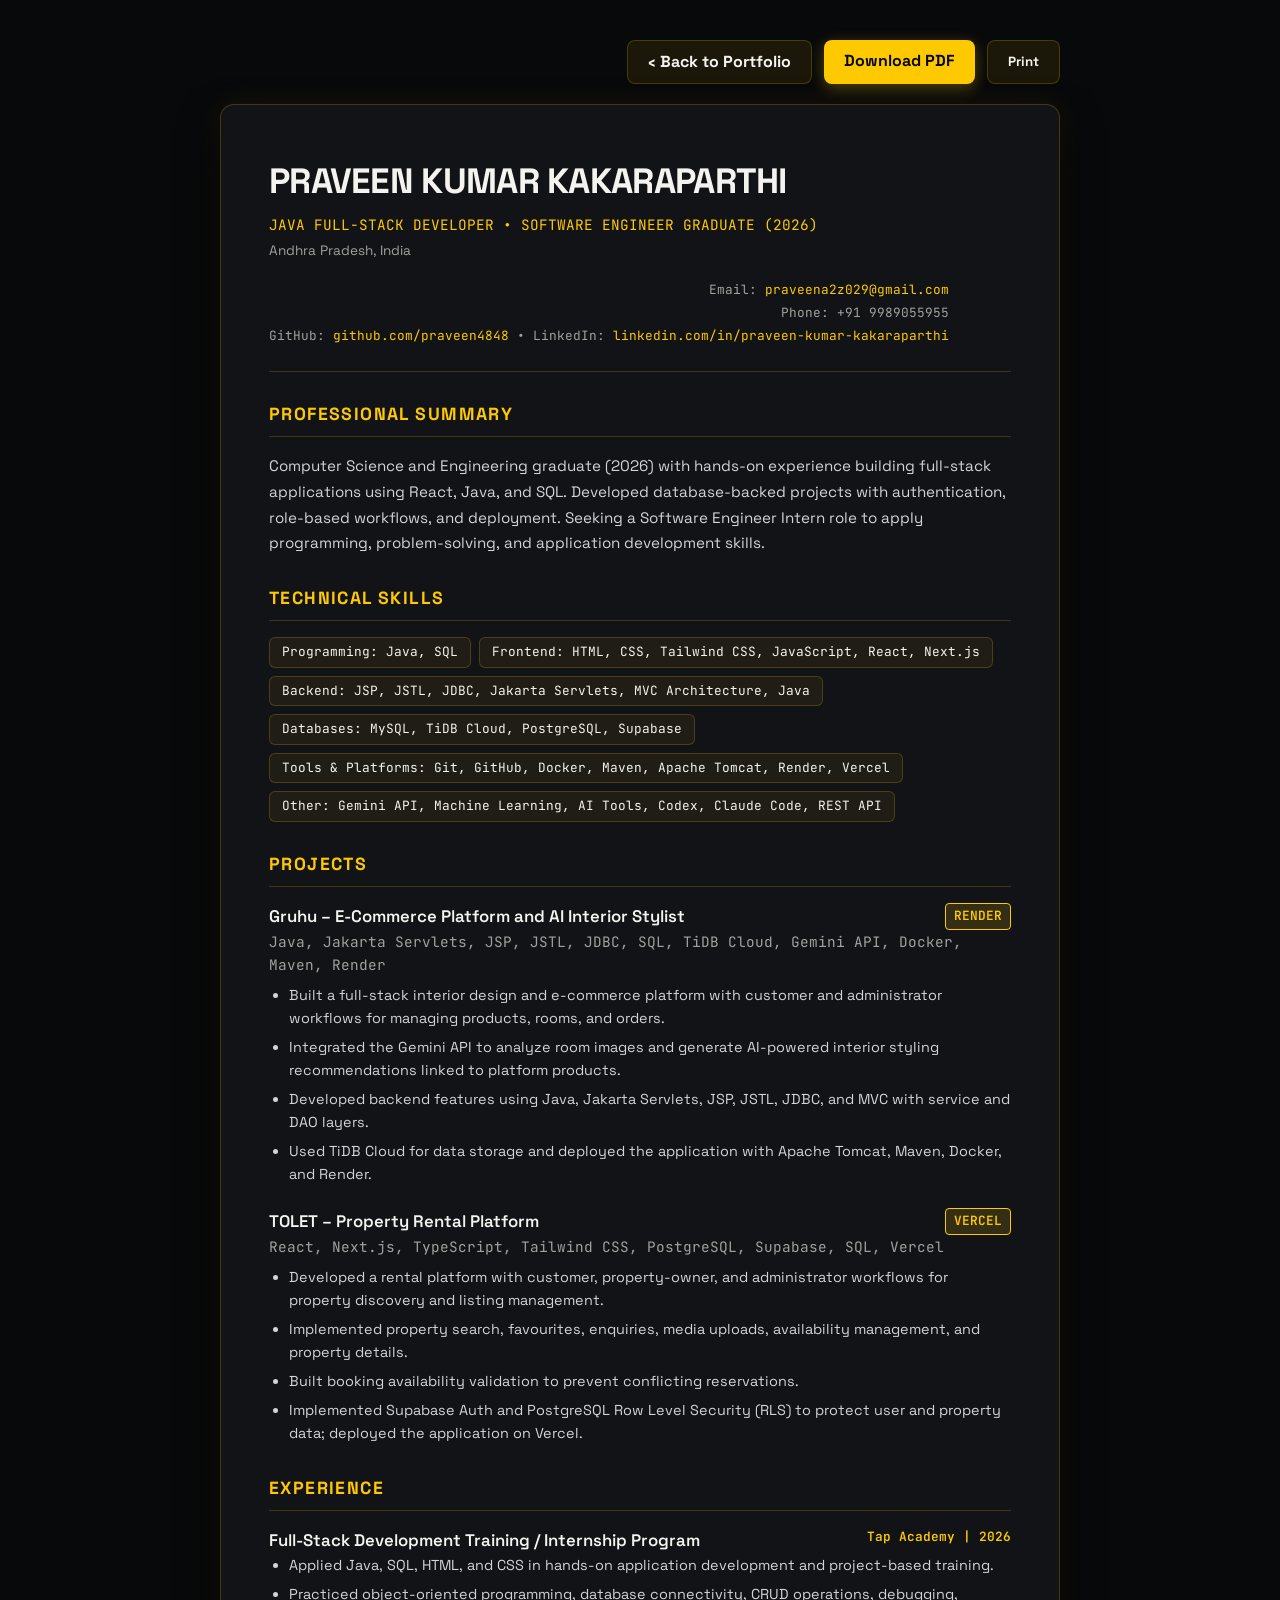
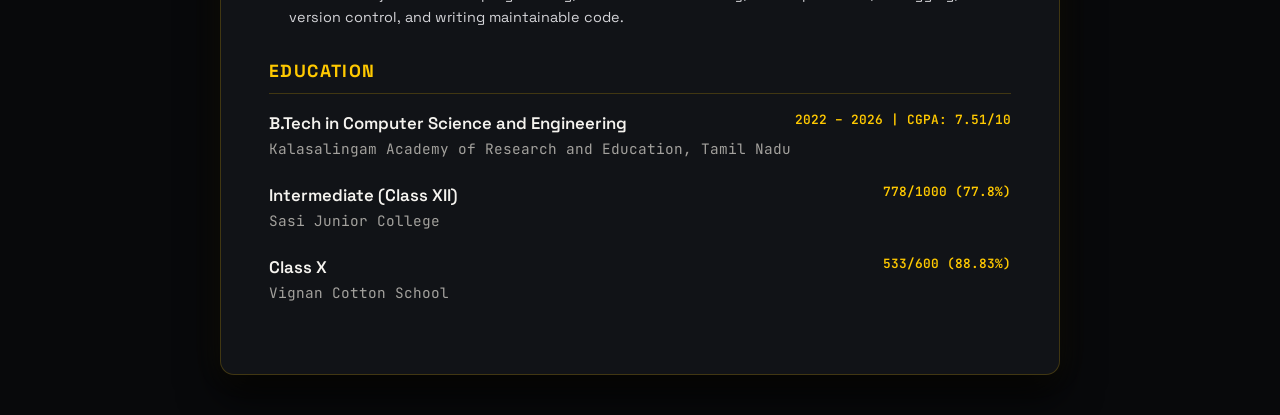
<file: resume.html>
<!DOCTYPE html>
<html lang="en">

<head>
  <meta charset="UTF-8">
  <meta name="viewport" content="width=device-width, initial-scale=1.0">
  <title>Praveen Kumar Kakaraparthi — Resume</title>
  <link rel="preconnect" href="https://fonts.googleapis.com">
  <link rel="preconnect" href="https://fonts.gstatic.com" crossorigin>
  <link
    href="https://fonts.googleapis.com/css2?family=JetBrains+Mono:wght@400;600&family=Space+Grotesk:wght@400;600;700&display=swap"
    rel="stylesheet">
  <style>
    :root {
      --bg: #08090B;
      --card: #111317;
      --border: rgba(255, 201, 0, 0.2);
      --text: #F5F3EF;
      --muted: #A3A19D;
      --accent: #FFC900;
    }

    *,
    *::before,
    *::after {
      box-sizing: border-box;
      margin: 0;
      padding: 0;
    }

    body {
      background: var(--bg);
      color: var(--text);
      font-family: 'Space Grotesk', sans-serif;
      line-height: 1.6;
      padding: 40px 20px;
    }

    .resume-wrapper {
      max-width: 840px;
      margin: 0 auto;
      background: var(--card);
      border: 1px solid var(--border);
      border-radius: 14px;
      padding: 48px;
      box-shadow: 0 20px 40px rgba(0, 0, 0, 0.8), 0 0 30px rgba(255, 201, 0, 0.08);
    }

    .header {
      border-bottom: 1px solid var(--border);
      padding-bottom: 24px;
      margin-bottom: 28px;
      display: flex;
      justify-content: space-between;
      align-items: flex-start;
      flex-wrap: wrap;
      gap: 16px;
    }

    .name {
      font-size: 2.2rem;
      font-weight: 700;
      color: #F5F3EF;
      letter-spacing: -0.02em;
    }

    .title {
      font-family: 'JetBrains Mono', monospace;
      font-size: 0.9rem;
      color: var(--accent);
      margin-top: 4px;
    }

    .contact-info {
      font-family: 'JetBrains Mono', monospace;
      font-size: 0.8rem;
      color: var(--muted);
      text-align: right;
      line-height: 1.8;
    }

    .contact-info a {
      color: var(--accent);
      text-decoration: none;
    }

    .section-title {
      font-size: 1.1rem;
      font-weight: 700;
      color: var(--accent);
      text-transform: uppercase;
      letter-spacing: 0.08em;
      border-bottom: 1px solid var(--border);
      padding-bottom: 8px;
      margin: 28px 0 16px;
    }

    .job,
    .edu,
    .project-block {
      margin-bottom: 22px;
    }

    .job-header,
    .edu-header,
    .project-header {
      display: flex;
      justify-content: space-between;
      font-weight: 600;
      font-size: 1.05rem;
      color: #F5F3EF;
      flex-wrap: wrap;
      gap: 8px;
    }

    .period,
    .badge-host {
      font-family: 'JetBrains Mono', monospace;
      font-size: 0.8rem;
      color: var(--accent);
    }

    .badge-host {
      background: rgba(255, 201, 0, 0.15);
      border: 1px solid var(--accent);
      padding: 2px 8px;
      border-radius: 4px;
      color: var(--accent);
    }

    .company,
    .project-tech {
      font-size: 0.9rem;
      color: var(--muted);
      margin-bottom: 8px;
      font-family: 'JetBrains Mono', monospace;
      +-
    }

    ul {
      padding-left: 20px;
      color: #d4d4d8;
      font-size: 0.9rem;
    }

    li {
      margin-bottom: 6px;
    }

    .skills-grid {
      display: flex;
      flex-wrap: wrap;
      gap: 8px;
    }

    .skill-chip {
      background: rgba(255, 201, 0, 0.06);
      border: 1px solid var(--border);
      padding: 4px 12px;
      border-radius: 6px;
      font-family: 'JetBrains Mono', monospace;
      font-size: 0.8rem;
      color: #F5F3EF;
    }

    .print-bar {
      max-width: 840px;
      margin: 0 auto 20px;
      display: flex;
      justify-content: flex-end;
      gap: 12px;
    }

    .btn {
      background: var(--accent);
      color: #08090B;
      border: none;
      padding: 8px 20px;
      border-radius: 8px;
      font-weight: 700;
      cursor: pointer;
      font-family: 'Space Grotesk', sans-serif;
      text-decoration: none;
      display: inline-block;
      box-shadow: 0 4px 15px rgba(255, 201, 0, 0.3);
    }

    .btn-secondary {
      background: rgba(255, 201, 0, 0.08);
      color: #F5F3EF;
      border: 1px solid var(--border);
      box-shadow: none;
    }

    @media print {
      body {
        background: #fff;
        color: #000;
        padding: 0;
      }

      .resume-wrapper {
        background: #fff;
        border: none;
        box-shadow: none;
        padding: 0;
        color: #000;
      }

      .name,
      .job-header,
      .edu-header,
      .section-title,
      .project-header {
        color: #000 !important;
      }

      .title,
      .company,
      .period,
      .contact-info,
      .project-tech {
        color: #555 !important;
      }

      ul {
        color: #222 !important;
      }

      .skill-chip {
        background: #eee !important;
        color: #000 !important;
        border: 1px solid #ccc !important;
      }

      .print-bar {
        display: none !important;
      }
    }
  </style>
</head>

<body>
  <div class="print-bar">
    <a href="index.html" class="btn btn-secondary">‹ Back to Portfolio</a>
    <a href="resume.pdf" download="Praveen_Kumar_Kakaraparthi_Resume.pdf" class="btn">Download PDF</a>
    <button onclick="window.print()" class="btn btn-secondary">Print</button>
  </div>

  <div class="resume-wrapper">
    <header class="header">
      <div>
        <h1 class="name">PRAVEEN KUMAR KAKARAPARTHI</h1>
        <div class="title">JAVA FULL-STACK DEVELOPER • SOFTWARE ENGINEER GRADUATE (2026)</div>
        <div style="font-size: 0.85rem; color: var(--muted); margin-top: 4px;">Andhra Pradesh, India</div>
      </div>
      <div class="contact-info">
        <div>Email: <a href="mailto:praveena2z029@gmail.com">praveena2z029@gmail.com</a></div>
        <div>Phone: +91 9989055955</div>
        <div>GitHub: <a href="https://github.com/praveen4848" target="_blank" rel="noopener noreferrer">github.com/praveen4848</a> • LinkedIn: <a href="https://www.linkedin.com/in/praveen-kumar-kakaraparthi/" target="_blank" rel="noopener noreferrer">linkedin.com/in/praveen-kumar-kakaraparthi</a></div>
      </div>
    </header>

    <section>
      <h2 class="section-title">Professional Summary</h2>
      <p style="color: #d4d4d8; font-size: 0.95rem; line-height: 1.7;">
        Computer Science and Engineering graduate (2026) with hands-on experience building full-stack applications using
        React, Java, and SQL.
        Developed database-backed projects with authentication, role-based workflows, and deployment.
        Seeking a Software Engineer Intern role to apply programming, problem-solving, and application development
        skills.
      </p>
    </section>

    <section>
      <h2 class="section-title">Technical Skills</h2>
      <div class="skills-grid">
        <span class="skill-chip">Programming: Java, SQL</span>
        <span class="skill-chip">Frontend: HTML, CSS, Tailwind CSS, JavaScript, React, Next.js</span>
        <span class="skill-chip">Backend: JSP, JSTL, JDBC, Jakarta Servlets, MVC Architecture, Java</span>
        <span class="skill-chip">Databases: MySQL, TiDB Cloud, PostgreSQL, Supabase</span>
        <span class="skill-chip">Tools & Platforms: Git, GitHub, Docker, Maven, Apache Tomcat, Render, Vercel</span>
        <span class="skill-chip">Other: Gemini API, Machine Learning, AI Tools, Codex, Claude Code, REST API</span>
      </div>
    </section>

    <section>
      <h2 class="section-title">Projects</h2>

      <div class="project-block">
        <div class="project-header">
          <span>Gruhu – E-Commerce Platform and AI Interior Stylist</span>
          <span class="badge-host">RENDER</span>
        </div>
        <div class="project-tech">Java, Jakarta Servlets, JSP, JSTL, JDBC, SQL, TiDB Cloud, Gemini API, Docker,
          Maven, Render</div>
        <ul>
          <li>Built a full-stack interior design and e-commerce platform with customer and administrator workflows for
            managing products, rooms, and orders.</li>
          <li>Integrated the Gemini API to analyze room images and generate AI-powered interior styling recommendations
            linked to platform products.</li>
          <li>Developed backend features using Java, Jakarta Servlets, JSP, JSTL, JDBC, and MVC with service and DAO
            layers.</li>
          <li>Used TiDB Cloud for data storage and deployed the application with Apache Tomcat, Maven, Docker, and
            Render.</li>
        </ul>
      </div>

      <div class="project-block">
        <div class="project-header">
          <span>TOLET – Property Rental Platform</span>
          <span class="badge-host">VERCEL</span>
        </div>
        <div class="project-tech">React, Next.js, TypeScript, Tailwind CSS, PostgreSQL, Supabase, SQL, Vercel</div>
        <ul>
          <li>Developed a rental platform with customer, property-owner, and administrator workflows for property
            discovery and listing management.</li>
          <li>Implemented property search, favourites, enquiries, media uploads, availability management, and property
            details.</li>
          <li>Built booking availability validation to prevent conflicting reservations.</li>
          <li>Implemented Supabase Auth and PostgreSQL Row Level Security (RLS) to protect user and property data;
            deployed the application on Vercel.</li>
        </ul>
      </div>
    </section>

    <section>
      <h2 class="section-title">Experience</h2>
      <div class="job">
        <div class="job-header">
          <span>Full-Stack Development Training / Internship Program</span>
          <span class="period">Tap Academy | 2026</span>
        </div>
        <ul>
          <li>Applied Java, SQL, HTML, and CSS in hands-on application development and project-based training.</li>
          <li>Practiced object-oriented programming, database connectivity, CRUD operations, debugging, version control,
            and writing maintainable code.</li>
        </ul>
      </div>
    </section>

    <section>
      <h2 class="section-title">Education</h2>
      <div class="edu">
        <div class="edu-header">
          <span>B.Tech in Computer Science and Engineering</span>
          <span class="period">2022 – 2026 | CGPA: 7.51/10</span>
        </div>
        <div class="company">Kalasalingam Academy of Research and Education, Tamil Nadu</div>
      </div>

      <div class="edu">
        <div class="edu-header">
          <span>Intermediate (Class XII)</span>
          <span class="period">778/1000 (77.8%)</span>
        </div>
        <div class="company">Sasi Junior College</div>
      </div>

      <div class="edu">
        <div class="edu-header">
          <span>Class X</span>
          <span class="period">533/600 (88.83%)</span>
        </div>
        <div class="company">Vignan Cotton School</div>
      </div>
    </section>
  </div>
</body>

</html>
</file>
